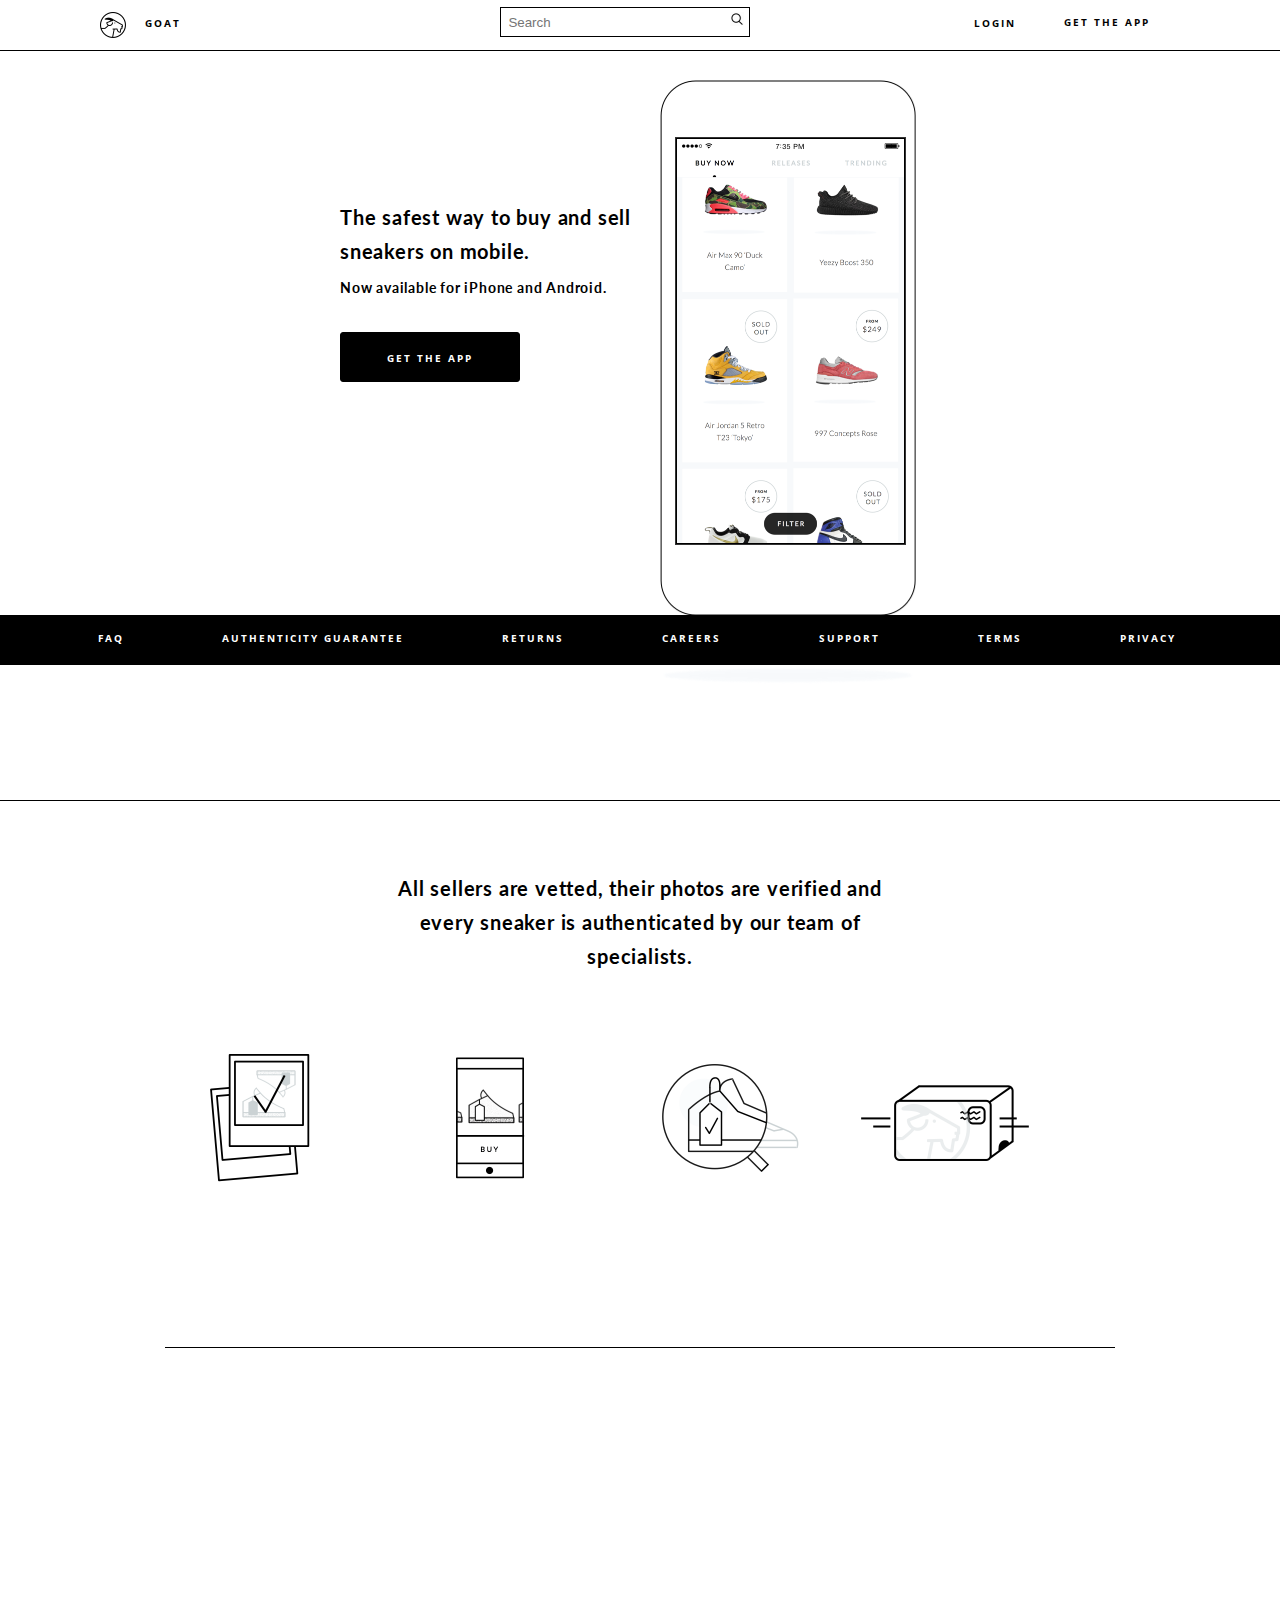
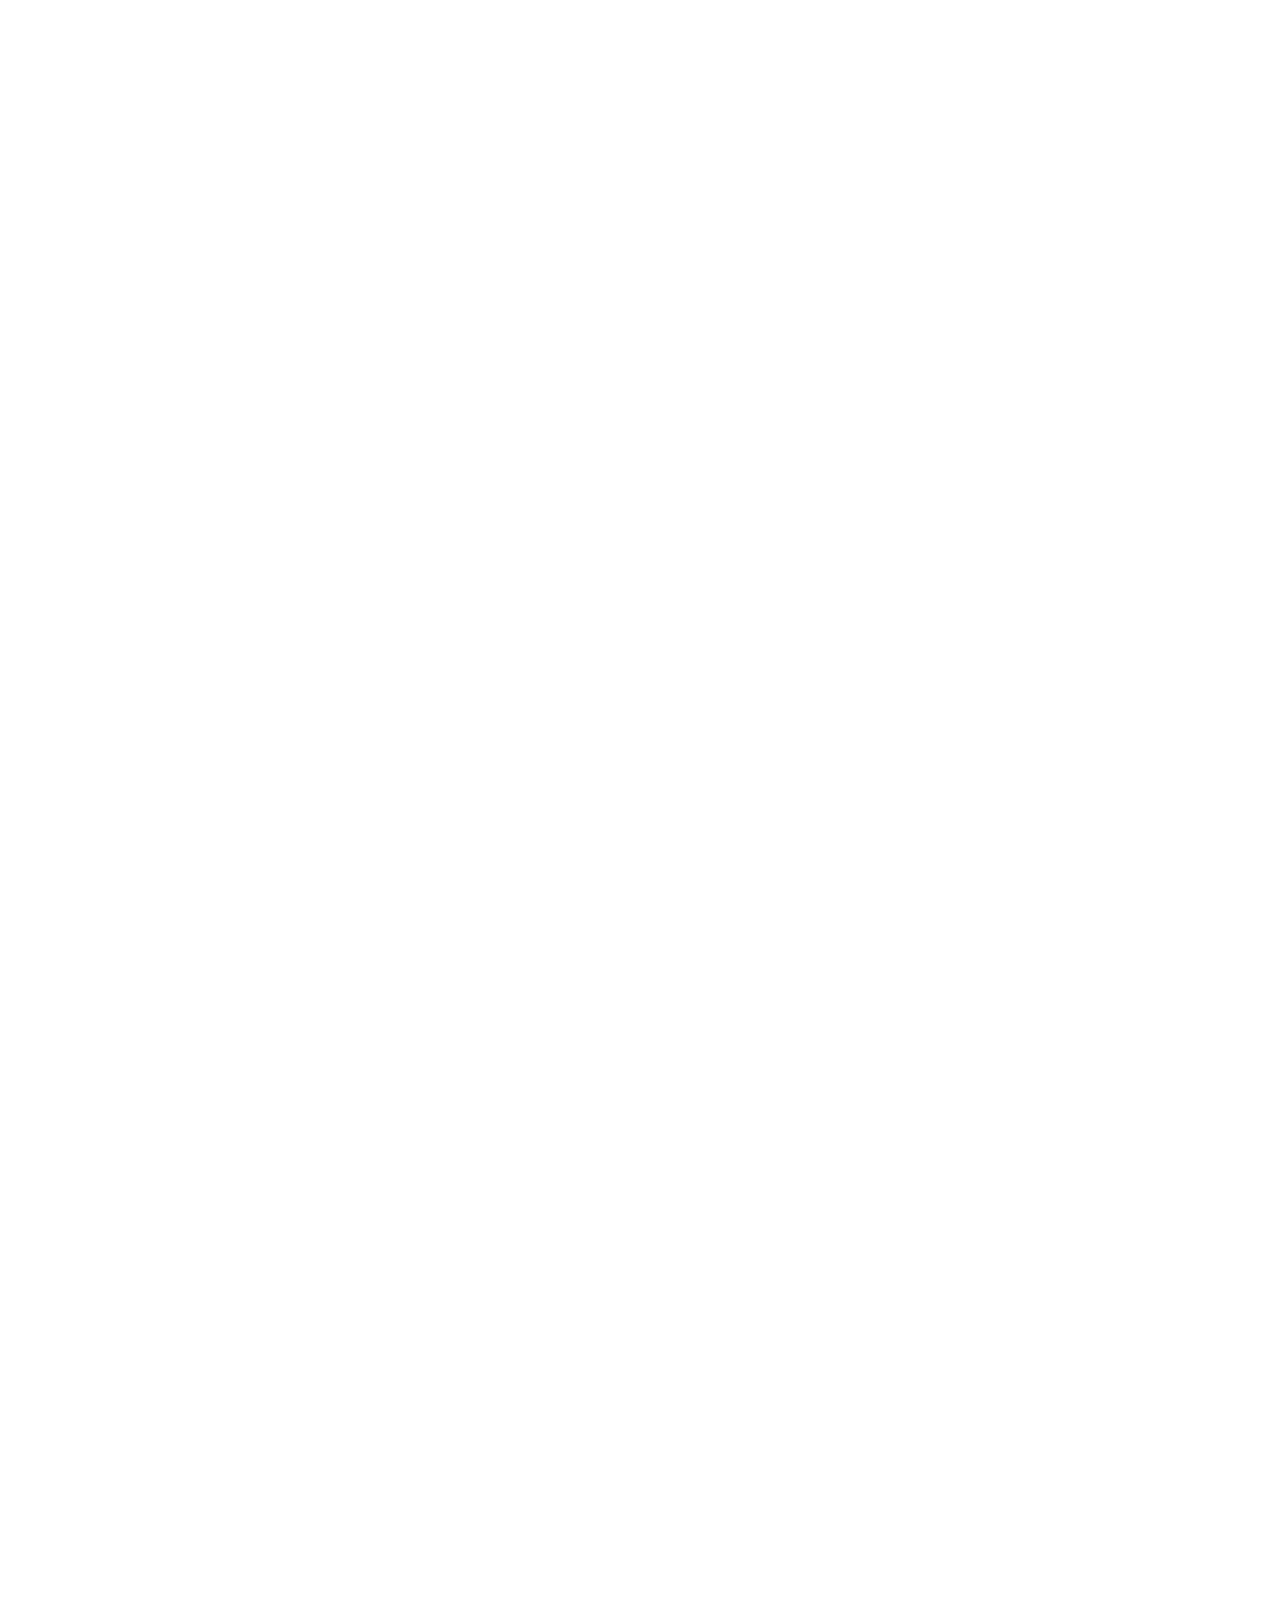
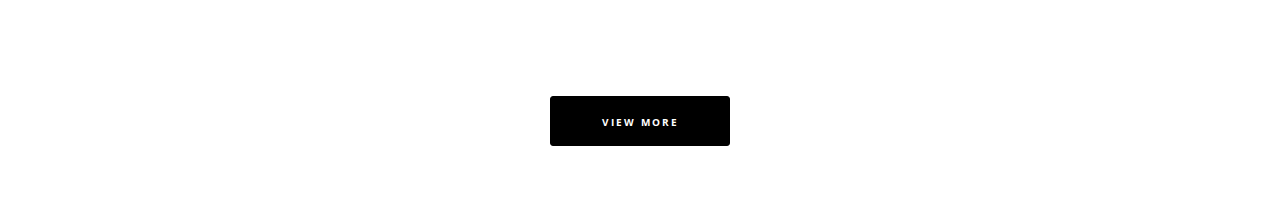
<file: index.html>
<!DOCTYPE html>
<html lang="en">

<head>
	<meta charset="UTF-8">
	<meta name="viewport" content="width=device-width, initial-scale=1.0">
	<meta http-equiv="X-UA-Compatible" content="ie=edge">
	<link href="https://fonts.googleapis.com/css?family=Lato:100|Open+Sans:700" rel="stylesheet">
	<title>GOAT: Buy and Sell Sneakers Safely</title>
	<link rel="stylesheet" href="css/index.css">
	<link rel="stylesheet" href="css/login.css">
	<link rel="stylesheet" href="css/footer.css">
	<link rel="stylesheet" href="css/changePicture.css">
	<script src="js/myajax.js"></script>
	<script>
	    localStorage.clear(); 	
	</script>
	<style>
		#hot-goods {
			margin-top: 50px;
			margin: 0 auto;
			width: 950px;
			height: 1800px;
		}

		#img {
			height: 21px;
			width: 21px;
			background-image: url(img/cart-gray.png);
			background-repeat: no-repeat;
			background-size: 21px 21px;
			position: absolute;
			right: 264px;
			top: 12px;
			display: none;
		}

		#img:hover {
			cursor: pointer;
			background-repeat: no-repeat;
			background-size: 21px 21px;
			background-image: url(img/cart-black.png);
		}

		#hot-goods li {
			list-style: none;
			float: left;
			width: 308px;
			height: 430px;
			overflow: hidden;
			margin: 5px 2px;
			box-sizing: border-box;
		}

		#hot-goods li a {
			text-align: center;
			text-decoration: none;
			font-family: 'Lato', sans-serif;
			font-size: 16px;
			letter-spacing: .8px;
			line-height: 2;
			color: black;
		}

		#hot-goods li:hover {
			border: 1px solid black;
		}

		#hot-goods li img {
			width: 100%;
		}

		#cat {
			width: 700px;
			height: 100px;
			margin-top: 30px;
			margin-left: 200px;
			margin-right: 200px;
			margin-bottom: 20px;
			position: relative;
			z-index: 99;
		}

		#cat li {
			list-style: none;
			float: left;
			margin-bottom: 10px;
			overflow: hidden;
			margin-left: 30px;
			box-sizing: border-box;
		}

		#cat li a {
			text-decoration: none;
			font-family: 'Open Sans', sans-serif;
			font-size: 18px;
			font-weight: 700;
			letter-spacing: 2px;
			color: black;
		}

		#cat li:hover {
			border-bottom: 1px solid black;
		}
	</style>
</head>

<body>

	<div id="body">
		<header>
			<div id="logo-box">
				<div id="logo"></div>
				<a href="">GOAT</a>
			</div>
			<div id="search-box">
				<input type="text" name="search" id="search" placeholder="  Search" />
				<img src="img/search.png" alt="" id="image">
			</div>
			<script>
				var oSearch = document.querySelector("#search");
				oSearch.onkeyup = function (event) {
					if (event.keyCode === 13) {
						var oGoods = document.querySelector('#hot-goods');
						myajax.get('http://h6.duchengjiu.top/shop/api_goods.php', {
								search_text: oSearch.value,
								page: 1,
								pagesize: 40
							},
							function (err, responseText) {
								var json = JSON.parse(responseText);
								oGoods.innerHTML = '';
								console.log(json);
								var data = json.data;
								for (var i = 0; i < data.length; i++) {
									var obj = data[i];
									oGoods.innerHTML +=
										`<li><a href="details.html?goods_id=${obj.goods_id}">
          <div><img src="${obj.goods_thumb}" /></div>
          <div>${obj.goods_name}</div>
          <div>${obj.price}</div></a>
        </li>`;
								}
							});
					}
				}
			</script>
			<div id="link" style="right:264px"><a href="javascript:" class="link" id="denglu">LOGIN</a></div>
			<div id="link">
				<a href="https://bnc.lt/goat-sneaker-app" class="link">GET THE APP</a>
			</div>
			<div id="img"></div>
		</header>
		<div id="a1">
			<div id="login">
				<div id="Email">
					<span id="close1">x</span>
					<div id="line"></div>
					<div id="title">
						<strong>FORGET PASSWORD</strong>
						<form action="" method="post">
							<p class="stitle1"><strong>	Email or Username</strong></p>
							<p><input type="text" name="" id="" value="" class="in1" /></p>
							<input type="submit" value="RESET PASSWORD" id="btn" />
						</form>
					</div>
				</div>
				<span id="close">x</span>
				<div id="line"></div>
				<div id="title">
					WELCOME BACK
				</div>
				<form action="" method="post">
					<p class="stitle"><strong>Email or Username</strong></p>
					<p><input type="text" name="username" id="inner" value="" class="in" /></p>
					<p class="stitle"><strong>password</strong></p>
					<p><input type="password" name="password" id="pass" value="" class="in" /></p>
					<p id="error">Incorrect email or password, please try again!</p>
					<p><input type="button" value="LOGIN" id="btn" name="btn" /></p>
					<p id="forget">Forget your password?</p>
				</form>
			</div>
		</div>
		<div class="middle">
			<div class="left">
				<span><strong>The safest way to buy and sell sneakers on mobile.</strong></span><br />
				<span class="span-down"><strong>Now available for iPhone and Android.</strong></span>
				<div class="download-app">
					GET THE APP
				</div>
			</div>
			<div id="right">
				<img src="img/out.png" alt="">
				<div class="carousel" id="carousel">
					<div class="imageslist" id="imageslist">
						<ul id="circles">
							<li class="first"><a><img src="img/01.png" alt="" /></a></li>
							<li><a><img src="img/02.png" alt="" /></a></li>
							<li><a><img src="img/03.png" alt="" /></a></li>
						</ul>
					</div>
				</div>
				<img src="img/home-phone-shadow.png" alt="" id="shadow">
			</div>
		</div>

		<div class="discription">
			<h2>All sellers are vetted, their photos are verified and every sneaker is authenticated by our team of specialists.</h2>
			<ul class="list">
				<li class="steps"><img src="img/steps-image1.png" alt="" width="190" height="190"></li>
				<li class="steps"><img src="img/steps-image2.png" alt="" width="190" height="190"></li>
				<li class="steps"><img src="img/steps-image3.png" alt="" width="190" height="190"></li>
				<li class="steps"><img src="img/steps-image4.png" alt="" width="190" height="190"></li>
			</ul>
		</div>
		<div class="sells">
			<ul id="cat"></ul>
			<script>
				var oCat = document.querySelector('#cat');
				myajax.get('http://h6.duchengjiu.top/shop/api_cat.php', {}, function (error, responseText) {
					var json = JSON.parse(responseText); //返回的整个json对象
					var data = json.data; //json对象当中的data是一个数组
					for (var i = 0; i < data.length; i++) {
						var obj = data[i]; //数组里面的每一项是一个商品分类的对象
						oCat.innerHTML += `<li><a href="shopping-details.html?cat_id=${obj.cat_id}">${obj.cat_name}</a></li>`;
					}
				});
			</script>
			<ul id="hot-goods">
			</ul>
			<script>
				var oGoods = document.querySelector('#hot-goods');
				myajax.get('http://h6.duchengjiu.top/shop/api_goods.php', {
					pagesize:12
				}, function (err, responseText) {
					var json = JSON.parse(responseText);
					console.log(json);
					var data = json.data;
					for (var i = 0; i < data.length; i++) {
						var obj = data[i];
						oGoods.innerHTML +=
							`<li><a href="details.html?goods_id=${obj.goods_id}">
          <div><img src="${obj.goods_thumb}" /></div>
          <div><strong>${obj.goods_name}</strong></div>
		  <div><strong>${obj.price}</strong></div>
		  </a>
		</li>`;
					}
				});
			</script>
		</div>
		<div class="download-app" id="view">VIEW MORE</div>
		<div id="footer">
			<div class="sfoot">
				<a href="FAQs.html">FAQ</a>
			</div>
			<div class="sfoot">
				<a href="Authenticity Guarantee.html">AUTHENTICITY GUARANTEE</a>
			</div>
			<div class="sfoot">
				<a href="Returns.html">RETURNS</a>
			</div>
			<div class="sfoot">
				<a href="CAREERS.html">CAREERS</a>
			</div>
			<div class="sfoot">
				<a href="Support.html">SUPPORT</a>
			</div>
			<div class="sfoot">
				<a href="Terms.html">TERMS</a>
			</div>
			<div class="sfoot">
				<a href="Privacy Policy.html">PRIVACY</a>
			</div>

		</div>
		<script src="js/animate.js"></script>
		<script src="js/login.js"></script>
		<script src="js/changePicture.js"></script>
		<script>
			var search_text = getQueryString('search_text');
			//name abc
			//123
			var oGoods = document.querySelector('#hot-goods');
			myajax.get('http://h6.duchengjiu.top/shop/api_goods.php', {
					search_text: search_text
				},
				function (err, responseText) {
					var json = JSON.parse(responseText);
					console.log(json);
					var data = json.data;
					for (var i = 0; i < data.length; i++) {
						var obj = data[i];
						oGoods.innerHTML +=
							`<li>
          <div><img src="${obj.goods_thumb}" /></div>
          <div>${obj.goods_name}</div>
          <div>${obj.price}</div>
        </li>`;
					}
				});
		</script>
</body>

</html>
</file>
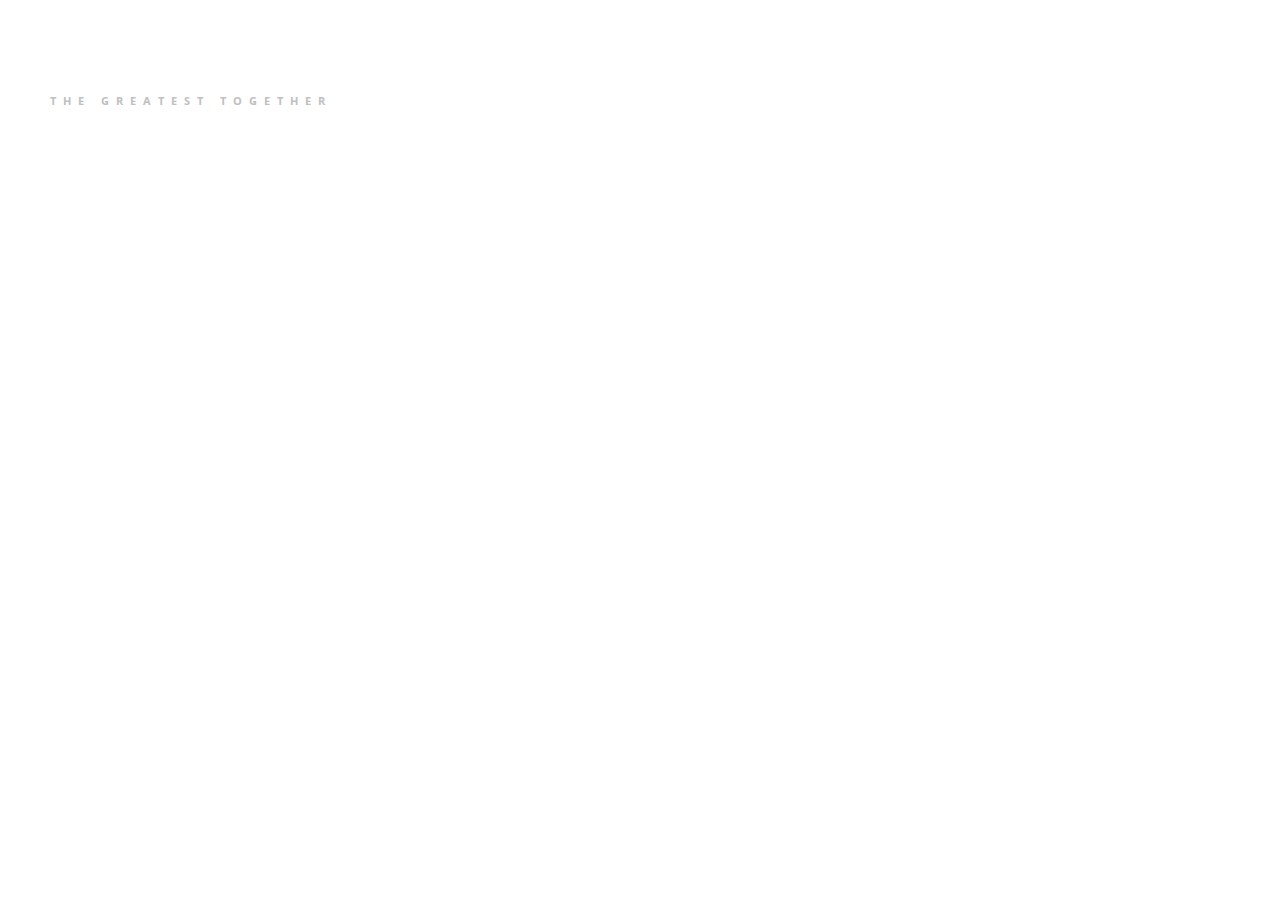
<file: CAREERS.html>
<!DOCTYPE html>
<html lang="en">

<head>
    <meta charset="UTF-8">
    <meta name="viewport" content="width=device-width, initial-scale=1.0">
    <link href="https://fonts.googleapis.com/css?family=Lato:100|Open+Sans:700" rel="stylesheet">
    <meta http-equiv="X-UA-Compatible" content="ie=edge">
    <title>Document</title>
    <style>
        * {
            margin: 0;
            padding: 0;
        }

        #background {
            width: 100%;
            height: 659px;
            animation: lunbo infinite linear 20s;
            padding: 50px;
            cursor: pointer;
        }

        @-webkit-keyframes lunbo {
            0% {
                background: url(img/careers-photo-1.jpg);
                background-size: cover;
            }

            33% {
                background: url(img/careers-photo-2.jpg);
                background-size: cover;
            }

            66% {
                background: url(img/careers-photo-3.jpg);
                background-size: cover;
            }

            100% {
                background: url(img/careers-photo-1.jpg);
                background-size: cover;
            }
        }

        .header h2 {
            display: inline;
            font-family: 'Open Sans', sans-serif;
            color: white;
            font-size: 11px;
            font-weight: 700;
            letter-spacing: 3px;
            margin: 3px 0 14px;
            line-height: 1.1;
            margin-bottom: 14px;
        }

        .goat {
            font-family: 'Open Sans', sans-serif;
            text-decoration: none;
            letter-spacing: 3px;
            color: white;
            font-size: 11px;
            font-weight: 700;
        }

        .span {
            display: block;
            margin-top: 25px;
            font-family: 'Open Sans', sans-serif;
            letter-spacing: 2px;
            color: silver;
            font-size: 11px;
            font-weight: 700;
        }

        .text {
            font-family: 'Lato', sans-serif;
            width: 341px;
            color: white;
            height: 150px;
            text-align: center;
            margin: 0 auto;
            text-transform: none;
            line-height: 30px;
            letter-spacing: .8px;
            font-size: 16px;
            font-weight: 300;
            margin-top: 150px;
        }
    </style>
</head>

<body>
    <div id="background">
        <header class="header">
            <h2>CAREERS AT</h2>
            <a href="" class="goat">GOAT</a>
            <div class=""></div>
            <span class="span" id="span">
                   <span>T</span>
            <span>H</span>
            <span>E</span>
            <span>&nbsp;</span>
            <span>G</span>
            <span>R</span>
            <span>E</span>
            <span>A</span>
            <span>T</span>
            <span>E</span>
            <span>S</span>
            <span>T</span>
            <span>&nbsp;</span>
            <span>T</span>
            <span>O</span>
            <span>G</span>
            <span>E</span>
            <span>T</span>
            <span>H</span>
            <span>E</span>
            <span>R</span>
            </span>
        </header>
        <div class="text">
            <strong>We represent the diversity of the sneaker market we serve and are united to build something big. Our aspiration is clear and in our name: Be the Greatest of All Time. Join us on our journey.</strong>
        </div>
    </div>
</body>

</html>
</file>
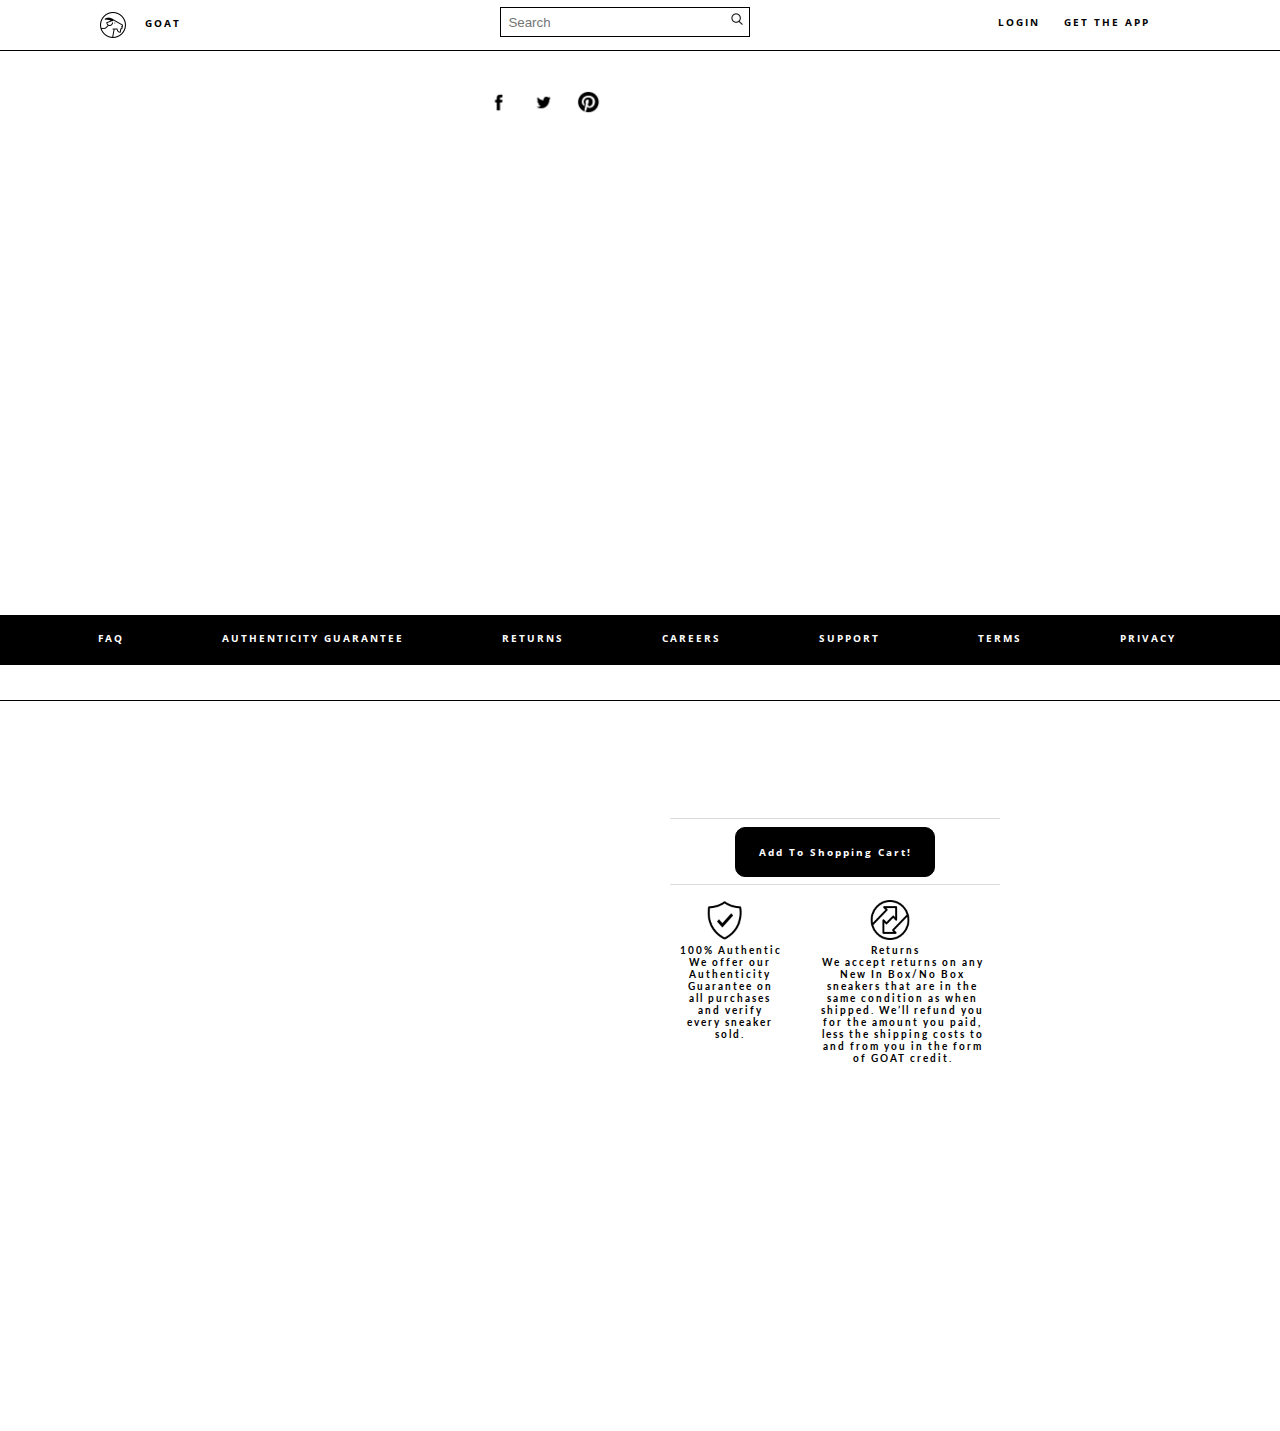
<file: details.html>
<!DOCTYPE html>
<html lang="en">

<head>
	<meta charset="UTF-8">
	<meta name="viewport" content="width=device-width, initial-scale=1.0">
	<meta http-equiv="X-UA-Compatible" content="ie=edge">
	<title>Document</title>
	<link rel="stylesheet" href="https://fonts.googleapis.com/css?family=Lato:300|Open+Sans:700">
	<link rel="stylesheet" href="css/index.css">
	<link rel="stylesheet" type="text/css" href="css/detail.css" />
	<link rel="stylesheet" href="css/footer.css">
	<script src="js/myajax.js"></script>
	<style>
		#hot-goods {
			margin: 0 auto;
			width: 950px;
			height: auto;
			position: absolute;
			left: 200px;
			top: 80px;
		}

		#hot-goods li {
			list-style: none;
			float: left;
			width: 308px;
			height: 430px;
			overflow: hidden;
			margin: 5px 2px;
			box-sizing: border-box;
			cursor: pointer;
		}

		#hot-goods li a {
			text-align: center;
			text-decoration: none;
			font-family: 'Lato', sans-serif;
			font-size: 16px;
			letter-spacing: .8px;
			line-height: 2;
			color: black;
		}

		#hot-goods li:hover {
			border: 1px solid black;
		}

		#hot-goods li img {
			width: 100%;
		}
	</style>
</head>

<body>
	<div id="body">
		<header>
			<div id="logo-box">
				<div id="logo"></div>
				<a href="">GOAT</a>
			</div>
			<div id="search-box">
				<input type="text" name="search" id="search" placeholder="  Search" />
				<img src="img/search.png" alt="" id="image">
			</div>
			<div id="link">
				<a href="javascript:" class="link" id="denglu">LOGIN</a>
				<a href="https://bnc.lt/goat-sneaker-app" class="link">GET THE APP</a>
			</div>
		</header>
		<ul id="hot-goods"></ul>

	</div>
	<div id="top">
		<div id="tleft">
			<div id="tlogo">
				<div class="tlogo tlogo1" title="Facebook">
					<img src="img/share_facebook.png" style="width: 30px;" />
				</div>
				<div class="tlogo" title="Twitter">
					<img src="img/share_twitter.png" style="width: 30px;" />
				</div>
				<div class="tlogo" title="Pinterest">
					<img src="img/share_pinterest.png" style="width: 30px;" />
				</div>
			</div>
			<div id="photo">

			</div>
			<script>
				var goods_id  = getQueryString("goods_id");
				var oPhoto=document.querySelector("#photo");
				myajax.get('http://h6.duchengjiu.top/shop/api_goods.php', {
					goods_id: goods_id
					// goods_id //ES6
				}, function (err, responseText) {
					var json = JSON.parse(responseText);
					var obj = json.data[0];
					console.log(json);
					oPhoto.innerHTML =
						`
				   <div><img src="${obj.goods_thumb}"></div>
				 `;
				});
			</script>
		</div>
		<div id="tright">
			<div id="tright1">
				<h1 id="gn"></h1>
				<script>
						var goods_id  = getQueryString("goods_id");
						var oGn=document.querySelector("#gn");
						myajax.get('http://h6.duchengjiu.top/shop/api_goods.php', {
							goods_id: goods_id
							// goods_id //ES6
						}, function (err, responseText) {
							var json = JSON.parse(responseText);
							var obj = json.data[0];
							console.log(json);
							oGn.innerHTML =
								`
						   <a href="">${obj.goods_name}</a>
						 `;
						});
						</script>
				<h2 class="gn" id="good-price"></h2>
				<script>
						var goods_id  = getQueryString("goods_id");
						var oPrice=document.querySelector("#good-price");
						myajax.get('http://h6.duchengjiu.top/shop/api_goods.php', {
							goods_id: goods_id
							// goods_id //ES6
						}, function (err, responseText) {
							var json = JSON.parse(responseText);
							var obj = json.data[0];
							console.log(json);
							oPrice.innerHTML =
								`
						   <a href="">¥${obj.price}</a>
						 `;
						});
						</script>
				<div id="to">
					<input type="button" name="add" id="add" value="Add To Shopping Cart!" />
				</div>

				<div id="warning">
					<div class="warn">
						<div class="wlogo">
							<img src="img/icon_verification@2x.png" style="width: 40px;height: 40px;" />
							<p class="wtitle">100% Authentic</p>
							<p class="wart">We offer our Authenticity Guarantee on all purchases and verify every sneaker sold.</p>
						</div>
					</div>
					<div class="warn warn1">
						<div class="wlogo wl1">
							<img src="img/icon_return@2x.png" style="width: 40px;height: 40px;" />
							<p class="wtitle">Returns</p>
							<p class="wart" id="wart">We accept returns on any New In Box/No Box sneakers that are in the same condition as when shipped. We’ll refund you for the amount you paid, less the shipping costs to and from you in the form of GOAT credit.</p>
						</div>
					</div>
				</div>

			</div>
		</div>
	</div>
	<div id="footer">
		<div class="sfoot">
			<a href="FAQs.html" class="a1">FAQ</a>
		</div>
		<div class="sfoot">
			<a href="Authenticity Guarantee.html">AUTHENTICITY GUARANTEE</a>
		</div>
		<div class="sfoot">
			<a href="Returns.html">RETURNS</a>
		</div>
		<div class="sfoot">
			<a href="CAREERS.html">CAREERS</a>
		</div>
		<div class="sfoot">
			<a href="Support.html">SUPPORT</a>
		</div>
		<div class="sfoot">
			<a href="Terms.html">TERMS</a>
		</div>
		<div class="sfoot">
			<a href="Privacy Policy.html">PRIVACY</a>
		</div>

	</div>
	<script src="js/myajax.js"></script>
	<script>
	document.body.onclick = function (event) {
            event = event || window.event;
            var target = event.target || event.srcElement;
            if (target.id === 'add') {
                if(!localStorage.token){
                    alert("请先登录再购买");
                    location.href="用户登录.html";
                    return;
                }
                myajax.post('http://h6.duchengjiu.top/shop/api_cart.php?token=' + localStorage.token, {
                    
                        goods_id:goods_id,
                        number: 1
                    },
                    function (err, responseText) {
                        var json = JSON.parse(responseText);
                        console.log(json);
                        if (json.code === 0) {
                            alert('添加到购物车成功');
                        }
                    })
            }
        }

	</script>
</body>

</html>
</file>
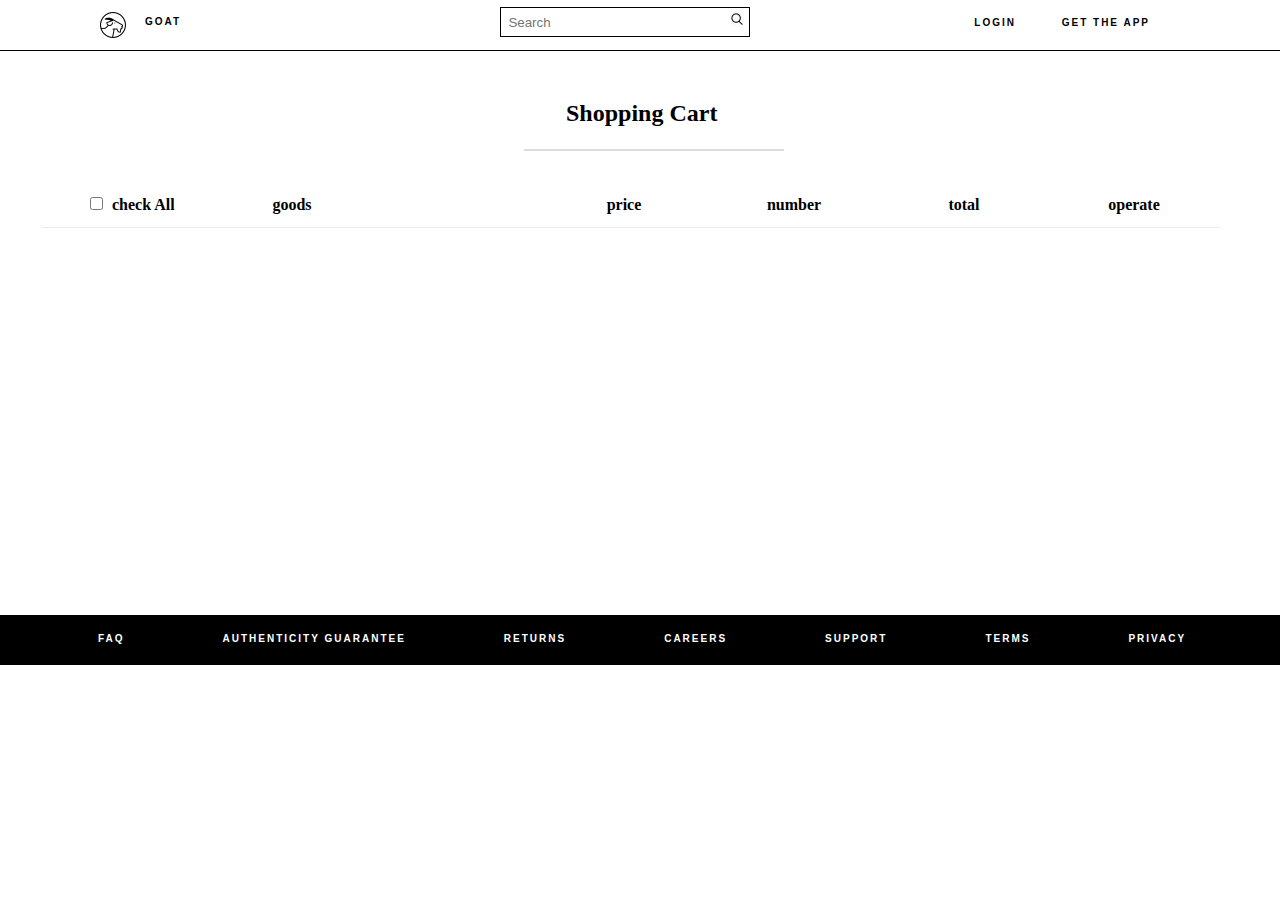
<file: shopping cart.html>
<!DOCTYPE html>
<html>

<head>
	<meta charset="UTF-8">
	<title></title>
	<link rel="stylesheet" type="text/css" href="css/link.css" />
	<link rel="stylesheet" type="text/css" href="css/footer.css" />
	<link rel="stylesheet" type="text/css" href="css/shopping cart.css" />
	<script src="js/myajax.js"></script>
	<style>
		#shopping-content {
			width: 1200px;
			height: auto;
			margin: 0 auto;
			margin-top: 30px;
		}

		th {
			height: 40px;
		}

		.goods {
			width: 492px;
		}

		.price,
		.number,
		.total,
		.operate {
			width: 168px;
		}

		td {
			height: 111px;
			padding-top: 30px;
		}

		.head {
			display: inline-block;
			border-bottom: 1px solid #ECECEC;
		}
		img{
			width: 200px;
			height: 200px;
		}
		.first{
			width: 10px;
		}
	</style>
</head>

<body>
	<header>
		<div id="logo-box">
			<div id="logo"></div>
			<a href="">GOAT</a>
		</div>
		<div id="search-box">
			<input type="text" name="search" id="search" placeholder="  Search" />
			<img src="img/search.png" alt="" id="image">
		</div>
		<div id="link" style="right: 264px;">
			<a href="javascript:" class="link" id="denglu">LOGIN</a>
		</div>
		<div id="link">
			<a href="" class="link">GET THE APP</a>
		</div>
		<div id="img">

		</div>
	</header>
	<h2 class="sc">Shopping Cart</h2>
	<div id="xian1"></div>
	<div id="shopping-content">
		<table>
			<tbody>
				<tr class="head">
					<th style="border-bottom: none;"></th>
					<th class="goods">
						<label style="position: absolute; left: 90px;">
						<input type="checkbox" name="check" id="check" class="check" style="margin-right:5px;">
						check All
					</label> goods
					</th>
					<th class="price">price</th>
					<th class="number">number</th>
					<th class="total">total</th>
					<th class="operate">operate</th>
				</tr>
			</tbody>
		</table>
		<!-- <div id="sum">
          <div id="shopping-left"></div>


		</div> -->
	</div>
	<script>
		var oTable = document.querySelector('table');
		var oSum = document.querySelector('#sum');
		myajax.get('http://h6.duchengjiu.top/shop/api_cart.php', {
			token: localStorage.token
		}, function (err, responseText) {
			var json = JSON.parse(responseText);
			console.log(json);
			var data = json.data;
			var sum = 0;
			for (var i = 0; i < data.length; i++) {
				var obj = data[i];
				sum += obj.goods_price * obj.goods_number;
				oTable.innerHTML +=
					`
                          <tr>
                            <td><label style="position: absolute; left: 20px;" class="first">
						    <input type="checkbox" name="check" id="check" class="check" style="margin-right:5px;">
					        </label></td>
                            <td>${obj.goods_id}</td>
                            <td><img src="${obj.goods_thumb}" ></td>
                            <td>${obj.goods_name}</td>
                            <td><input data-id="${obj.goods_id}" type="number" name="number" value="${obj.goods_number}" /></td>
                            <td>${obj.goods_price}</td>
                            <td name="sum">${obj.goods_price*obj.goods_number}</td>
							<td><a href="">删除</a></td>
                          </tr>
                          `;
			}
			getSum();
		});
		oTable.onchange = function (event) {
			event = event || window.event;
			var target = event.target || event.srcElement;
			if (target.name === 'number') {
				console.log(target.value, target.dataset.id);
				var goods_id = target.dataset.id;
				var number = target.value;
				myajax.post('http://h6.duchengjiu.top/shop/api_cart.php?token=' + localStorage.token, {
						goods_id,
						number
					},
					function (err, responseText) {
						var json = JSON.parse(responseText);
						console.log(json);
						if (json.code === 0) {
							// alert('更新购物车成功');
							//修改总价和小计
							var goods_price = parseInt(target.parentNode.nextElementSibling.innerText);
							target.parentNode.nextElementSibling.nextElementSibling.innerText = parseInt(target
								.value) * goods_price;
							getSum();
						}
					})
			}
		}

		function getSum() {
			var oSums = document.querySelectorAll('td[name=sum]');
			var sum = 0;
			for (var i = 0; i < oSums.length; i++) {
				sum += parseInt(oSums[i].innerText);
			}
			oSum.innerText = sum;
		}
	</script>
	<!-- <div class="cart">
		<img src="img/cart_empty.png" style="height: 171px; margin-left: 489px;" />
		<div id="word">
			<strong>The shopping cart is empty~</strong>
		</div>
	</div> -->
	<div id="footer">
		<div class="sfoot">
			<a href="FAQs.html" class="a1">FAQ</a>
		</div>
		<div class="sfoot">
			<a href="Authenticity Guarantee.html" class="a1">AUTHENTICITY GUARANTEE</a>
		</div>
		<div class="sfoot">
			<a href="Returns.html" class="a1">RETURNS</a>
		</div>
		<div class="sfoot">
			<a href="CAREERS.html" class="a1">CAREERS</a>
		</div>
		<div class="sfoot">
			<a href="Support.html" class="a1">SUPPORT</a>
		</div>
		<div class="sfoot">
			<a href="Terms.html" class="a1">TERMS</a>
		</div>
		<div class="sfoot">
			<a href="Privacy Policy.html" class="a1">PRIVACY</a>
		</div>

	</div>
</body>

</html>
</file>
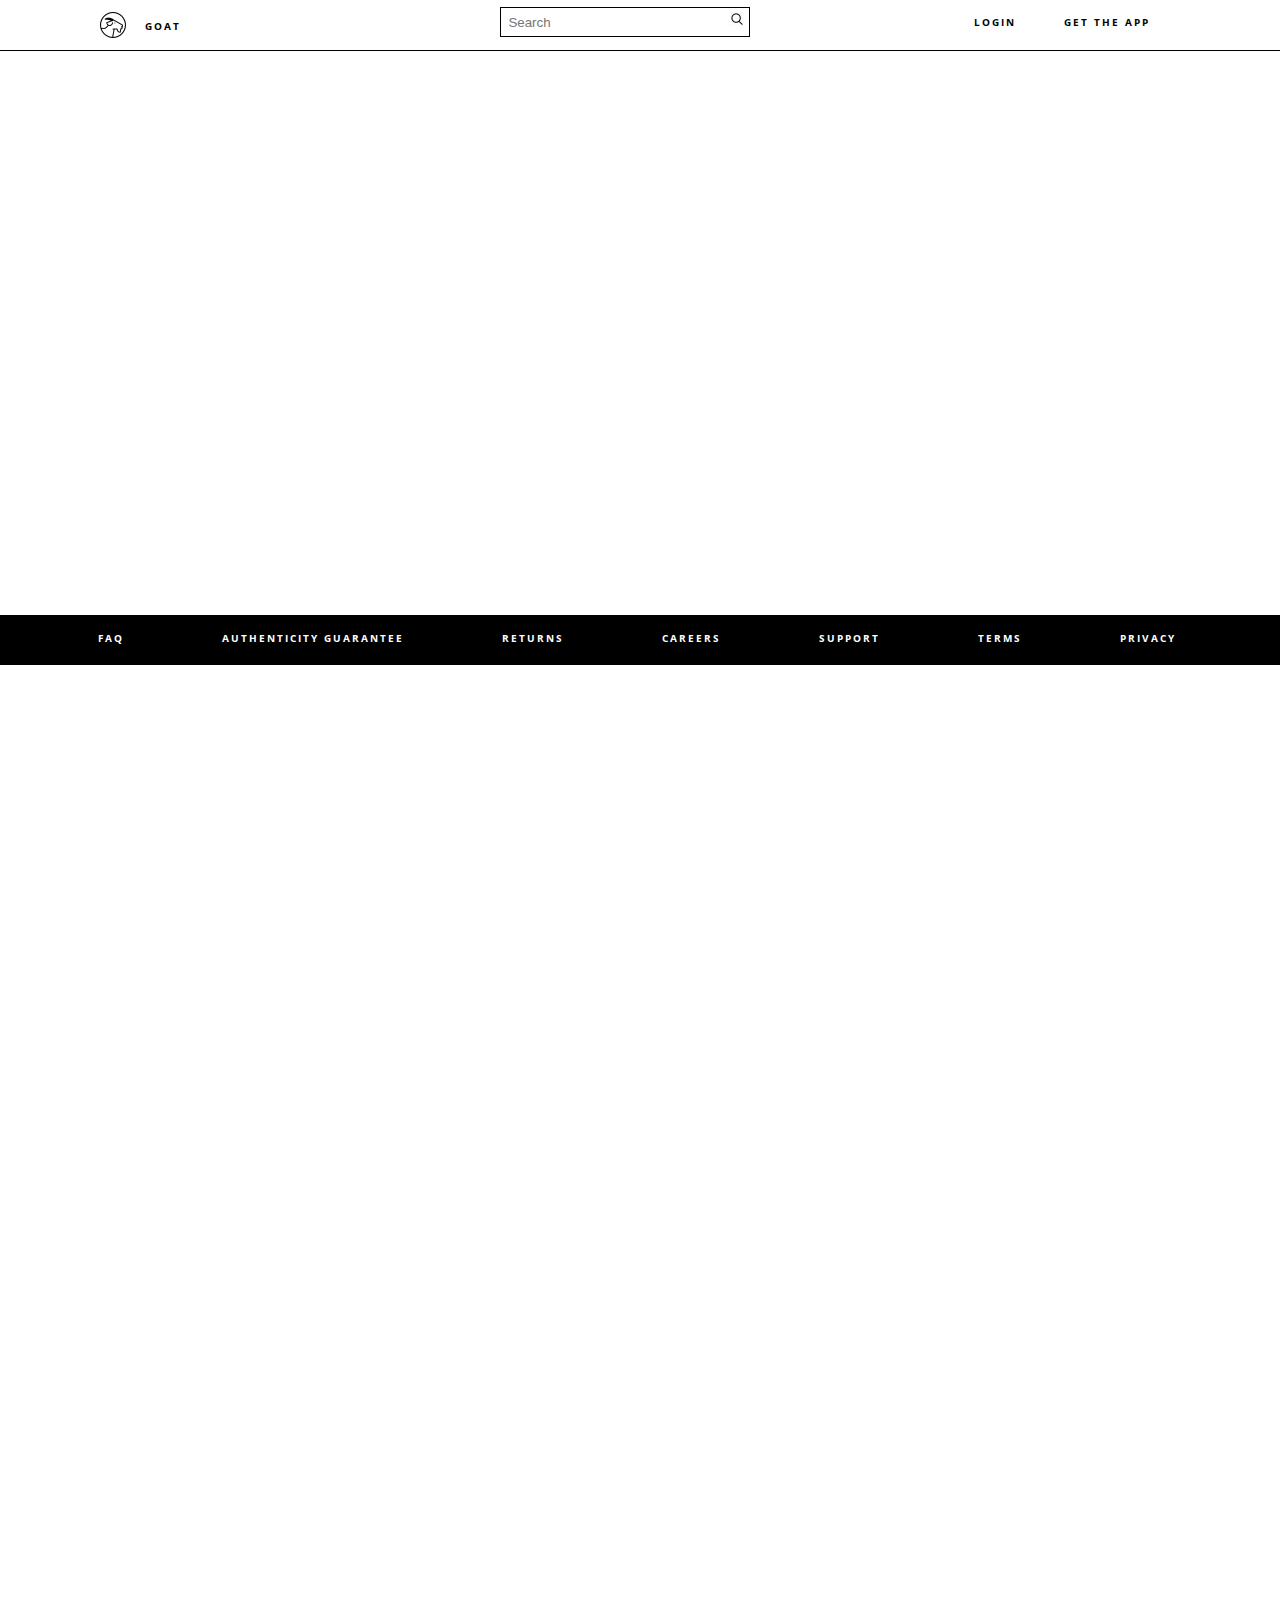
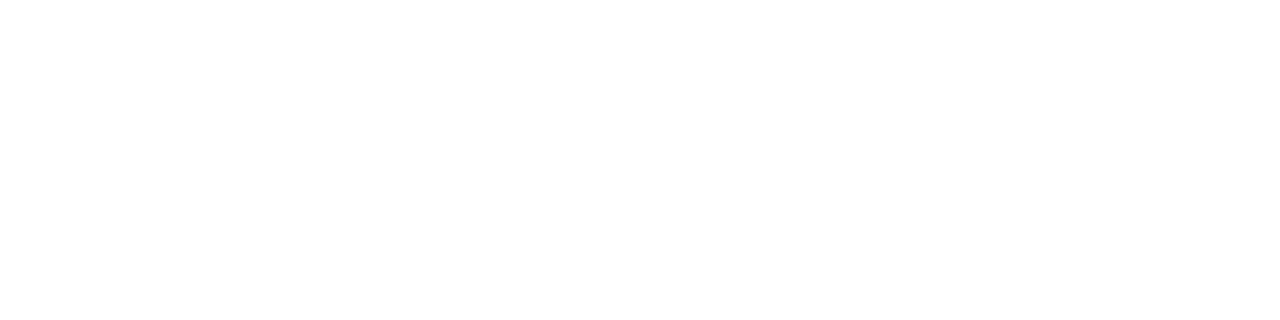
<file: shopping-details.html>
<!DOCTYPE html>
<html lang="en">

<head>
    <meta charset="UTF-8">
    <meta name="viewport" content="width=device-width, initial-scale=1.0">
    <link href="https://fonts.googleapis.com/css?family=Lato:100|Open+Sans:700" rel="stylesheet">
    <meta http-equiv="X-UA-Compatible" content="ie=edge">
    <link rel="stylesheet" href="css/index.css">
    <link rel="stylesheet" href="css/footer.css">
    <title>Document</title>
    <style>
        a {
            font-family: 'Lato', sans-serif;
            font-size: 16px;
            letter-spacing: .8px;
            line-height: 2;
            color: black;
        }

        #hot-goods {
            position: absolute;
            top: 120px;
            width: 950px;
            height: 1800px;
            left: 205px;
        }

        #img {
            height: 21px;
            width: 21px;
            background-image: url(img/cart-gray.png);
            background-repeat: no-repeat;
            background-size: 21px 21px;
            position: absolute;
            right: 264px;
            top: 12px;
            display: none;
            cursor: pointer;
        }

        #img:hover {
            background-repeat: no-repeat;
            background-size: 21px 21px;
            background-image: url(img/cart-black.png);
        }

        #hot-goods li {
            list-style: none;
            float: left;
            width: 308px;
            height: 430px;
            overflow: hidden;
            margin: 5px 2px;
            box-sizing: border-box;
        }

        #hot-goods li a {
            text-align: center;
            text-decoration: none;
            font-family: 'Lato', sans-serif;
            font-size: 16px;
            letter-spacing: .8px;
            line-height: 2;
            color: black;
        }

        #hot-goods li:hover {
            border: 1px solid black;
        }

        #hot-goods li img {
            width: 100%;
        }

        #cat {
            width: 800px;
            height: 80px;
            position: absolute;
            top: 80px;
            left: 255px;
            right: 200px;
            bottom: 20px;
        }

        #cat li {
            list-style: none;
            float: left;
            margin-bottom: 10px;
            overflow: hidden;
            margin-left: 30px;
            box-sizing: border-box;
        }

        #cat li a {
            text-decoration: none;
            font-family: 'Open Sans', sans-serif;
            font-size: 18px;
            font-weight: 700;
            letter-spacing: 2px;
            color: black;
        }

        #cat li:hover {
            border-bottom: 1px solid black;
        }

        li {
            list-style: none;
            float: left;
            margin-right: 10px;
            margin-bottom: 10px;
            /*width: 200px;*/
            /*height: 350px;*/
            overflow: hidden;
        }

        li img {
            width: 100%;
        }
    </style>
</head>

<body>
    <header>
        <div id="logo-box">
            <div id="logo"></div>
            <a href="">GOAT</a>
        </div>
        <div id="search-box">
            <input type="text" name="search" id="search" placeholder="  Search" />
            <img src="img/search.png" alt="" id="image">
        </div>
        <script>
            var oSearch = document.querySelector("#search");
            oSearch.onkeyup = function (event) {
                if (event.keyCode === 13) {
                    var oGoods = document.querySelector('#hot-goods');
                    myajax.get('http://h6.duchengjiu.top/shop/api_goods.php', {
                            search_text: oSearch.value,
                            page: 1,
                            pagesize: 40
                        },
                        function (err, responseText) {
                            var json = JSON.parse(responseText);
                            oGoods.innerHTML = '';
                            console.log(json);
                            var data = json.data;
                            for (var i = 0; i < data.length; i++) {
                                var obj = data[i];
                                oGoods.innerHTML +=
                                    `<li><a href="details.html?goods_id=${obj.goods_id}">
              <div><img src="${obj.goods_thumb}" /></div>
              <div>${obj.goods_name}</div>
              <div>${obj.price}</div></a>
            </li>`;
                            }
                        });
                }
            }
        </script>
        <div id="link" style="right:264px"><a href="javascript:" class="link" id="denglu">LOGIN</a></div>
        <div id="link">
            <a href="https://bnc.lt/goat-sneaker-app" class="link">GET THE APP</a>
        </div>
        <div id="img"></div>
    </header>
    <script src="js/myajax.js" charset="utf-8"></script>
    <ul id="cat"></ul>
    <script>
        var oCat = document.querySelector('#cat');
        myajax.get('http://h6.duchengjiu.top/shop/api_cat.php', {}, function (error, responseText) {
            var json = JSON.parse(responseText); //返回的整个json对象
            var data = json.data; //json对象当中的data是一个数组
            for (var i = 0; i < data.length; i++) {
                var obj = data[i]; //数组里面的每一项是一个商品分类的对象
                oCat.innerHTML +=
                    `<li><a href="shopping-details.html?cat_id=${obj.cat_id}">${obj.cat_name}</a></li>`;
            }
        });
    </script>

    <ul id="hot-goods">
    </ul>
    <script>
        //name abc
        //123
        var cat_id = getQueryString('cat_id');

        var oGoods = document.querySelector('#hot-goods');
        myajax.get('http://h6.duchengjiu.top/shop/api_goods.php', {
                cat_id: cat_id
            },
            function (err, responseText) {
                var json = JSON.parse(responseText);
                console.log(json);
                var data = json.data;
                for (var i = 0; i < data.length; i++) {
                    var obj = data[i];
                    oGoods.innerHTML +=
                        `<li>
          <div><img src="${obj.goods_thumb}" /></div>
          <div>${obj.goods_name}</div>
          <div>${obj.price}</div>
        </li>`;
                }
            });
    </script>
    <div id="footer">
        <div class="sfoot">
            <a href="FAQs.html">FAQ</a>
        </div>
        <div class="sfoot">
            <a href="Authenticity Guarantee.html">AUTHENTICITY GUARANTEE</a>
        </div>
        <div class="sfoot">
            <a href="Returns.html">RETURNS</a>
        </div>
        <div class="sfoot">
            <a href="CAREERS.html">CAREERS</a>
        </div>
        <div class="sfoot">
            <a href="Support.html">SUPPORT</a>
        </div>
        <div class="sfoot">
            <a href="Terms.html">TERMS</a>
        </div>
        <div class="sfoot">
            <a href="Privacy Policy.html">PRIVACY</a>
        </div>

    </div>
</body>

</html>
</file>
<file: css/index.css>
* {
    margin: 0;
    padding: 0;
}

#body {
    width: auto;
    height: auto;
    margin: 0 auto;
}
header {
    width: 100%;
    height: 50px;
    border-bottom: 1px solid black;
    position: relative;
    position: fixed;
    background-color: #fff;
    z-index: 2;
}

header a {
    font-family: 'Open Sans', sans-serif;
    color: #000;
    font-size: 10px;
    font-weight: 700;
    letter-spacing: 2px;
    text-transform: uppercase;
}

#logo {
    width: 26px;
    height: 26px;
    overflow: hidden;
    background-image: url(../img/logo.png);
    background-size: cover;
    display: inline-block;
    margin-top: 12px;
    cursor: pointer;
}

#logo-box {
    width: 180px;
    height: 26px;
    margin-left: 100px;
    display: inline-block;
    position: relative;
}

#logo-box a {
    position: absolute;
    text-decoration: none;
    left: 45px;
    top: 16px;
}

#logo-box a:hover {
    text-decoration: underline;
}

#search-box {
    width: 260px;
    position: relative;
    left: 500px;
    top: -35px;
}
#search {
    width: 250px;
    height: 30px;
    border: 1px solid black;
    box-sizing: border-box;
}

#image {
    width: 14px;
    height: 14px;
    position: relative;
    top: -25px;
    right: -230px;
}
.link {
    text-decoration: none;
    font-family: 'Open Sans', sans-serif;
    font-size: 10px;
    font-weight: 700;
    letter-spacing: 2px;
    color: black;
    margin-left: 20px;
}

#link {
    display: inline-block;
    position: absolute;
    right: 130px;
    top: 12px;
}

.link:hover {
    text-decoration: underline;
}

.middle {
    width: 100%;
    height: 600px;
    margin: 0 auto;
}

.left {
    font-family: 'Lato', sans-serif;
    width: 350px;
    height: 68px;
    font-size: 20px;
    margin-left: 340px;
    letter-spacing: .8px;
    line-height: 1.7;
    margin-top: 200px;
    float: left;
}

.span-down {
    font-family: 'Lato', sans-serif;
    font-size: 14px;
    letter-spacing: .8px;
    line-height: 1.3;
    margin-bottom: 25px;
}

.download-app {
    width: 180px;
    height: 50px;
    font-family: 'Open Sans', sans-serif;
    font-size: 10px;
    font-weight: 700;
    letter-spacing: 2px;
    color: white;
    margin-top: 30px;
    cursor: pointer;
    border: 1px solid black;
    box-sizing: border-box;
    background-color: #000;
    text-align: center;
    line-height: 50px;
    border-radius: 3px;
}

.download-app:hover {
    background: white;
    color: #000000;
}

#right {
    width: 260px;
    height: 540px;
    position: absolute;
    right: 360px;
    top: 80px;
    float: left;
}

#right img {
    width: 256px;
    height: 536px;
    position: relative;
}

#picture {
    box-sizing: border-box;
    position: absolute;
    background-size: cover;
    top: 60px;
    left: 15px;
}

#picture img {
    width: 229px;
    height: 406px;
}

#shadow {
    display: inline-block;
    height: 20px !important;
    margin-top: 120px;
    margin-bottom: 20px;
}

.middle {
    height: 800px;
    border-bottom: 1px solid black;
}

.discription {
    height: 475px;
    width: 100%;
}

.discription h2 {
    font-family: 'Lato', sans-serif;
    font-size: 20px;
    letter-spacing: .8px;
    line-height: 1.7;
    max-width: 500px;
    padding-left: 25px;
    padding-right: 25px;
    text-align: center;
    margin: 0 auto;
    margin-top: 70px;
}

.steps {
    float: left;
    list-style: none;
    margin-right: 40px;
}

.list {
    width: 950px;
    height: 324px;
    margin: 0 auto;
    margin-top: 50px;
    border-bottom: 1px solid black;
}

.sells {
    width: 1041px;
    margin-left: 155px;
}

#view {
    margin: 0 auto;
    font-family: 'Open Sans', sans-serif;
    margin-bottom: 75px;
}
</file>
<file: css/login.css>
*{
	margin: 0;
	padding: 0;
}
#login{
	width: 600px;
	height: 500px;
	margin: 60px 362px;
	border: 1px solid black;
	border-radius: 10px;
	box-shadow: 2px  2px 20px black;
	position: relative;
	position: fixed;
	top: 10px;
	z-index: 2;
	background-color: #fff;
	display: none;
	transform: translateY(0px);
	transition: all 0.2s;
}
.a1{
	width: 100%;
	height: 1000px;
	background: rgba(0,0,0,0.7);
	z-index: 3;
	position: relative;
}
#line{
	width: 600px;
	height: 1px;
	border-top:  1px solid gainsboro;
	top: 50px;
	position: absolute;
}
#close{
	position: absolute;
	left: 578px;
	top: 13px;
	color: gainsboro;
}
#close:hover{
	color: black;
	cursor: pointer;
}
#close1{
	position: absolute;
	left: 578px;
	top: 13px;
	color: gainsboro;
}
#close1:hover{
	color: black;
	cursor: pointer;
}
#denglu.link{
	margin-top:4px; 
}
#title{
	text-align: center;
	margin-top: 90px ;
	font-family: 'Open Sans', sans-serif;
    color: #000;
    font-size: 10px;
    font-weight: 700;
    letter-spacing: 2px;
    text-transform: uppercase;
}
#btn{
	width: 180px;
	height: 50px;
	border: 1px solid black;
	background-color: #000000;
	color: white;
	border-radius: 5px;
	margin: 30px 212px;
	font-family: 'Open Sans', sans-serif;
    font-size: 10px;
    font-weight: 700;
    letter-spacing: 2px;
    text-transform: uppercase;
}
#btn:hover{
	background-color: white;
	color: #000000;
	cursor: pointer;
	
}
.in{
	width: 458px;
	height: 40px;
	margin-left: 66px;
	border-radius:5px ;
	border: 1px solid black;
	margin-top: 10px;
}
.in1{
	width: 458px;
	height: 40px;
	margin-left: -17px;
	margin-top: 10px;
	border-radius:5px ;
	border: 1px solid black;
}
.stitle{
	font-family: 'Lato', sans-serif;
    color: #000;
    font-size: 10px;
    font-weight: 700;
    letter-spacing: 2px;
    text-transform: uppercase;
	margin-left: 66px;
	margin-top: 24px;
}
.stitle1{
	font-family: 'Lato', sans-serif;
    color: #000;
    font-size: 10px;
    font-weight: 700;
    letter-spacing: 2px;
    text-transform: uppercase;
	margin-left: -331px;
	margin-top: 24px;
}
#error{
	font-size: 14px;
	color: red;
	width: 600px;
	height: 15px;
	text-align: center;
	display: none;
}
#forget{
	font-size: 12px;
	text-decoration: underline;
	width: 140px;
	margin-left: 231px;
	text-align: center;
	color: black;
}
#forget:hover{
	color: darkgray;
	cursor: pointer;
}
#Email{
	width: 600px;
	height: 390px;
	position: absolute;
	border: 1px solid black;
	border-radius: 10px;
	box-shadow: 5px  1px 20px black;
	background: #fff;
	z-index: 2;
	opacity: 0;
	transition: all 0.2s;
	transform: translateY(-500px);
}
</file>
<file: css/footer.css>
*{
	margin: 0;
	padding: 0;
}
#footer{
	width: 100%;
	height: 50px;
	background-color: black;
	position: fixed;
	top: 615px;
}
.sfoot{
	float: left;
	margin-left: 98px;
	margin-top: 13px;
}
#footer a{
	font-family: 'Open Sans', sans-serif;
    color: white;
    font-size: 10px;
    font-weight: 700;
    letter-spacing: 2px;
    text-transform: uppercase;
	text-decoration: none;
}
#footer a:hover{
	text-decoration: underline;
}
</file>
<file: css/changePicture.css>
*{
    margin: 0;
    padding: 0;
}
.carousel ul li img{
    width: 229px !important;
    height: 406px !important;
}
.carousel{
    width: 229px;
    height: 406px;
    margin: 0 auto;
    border: 1px solid #333;
    position: relative;
    margin-top: -483px;
}
.carousel ul{
    list-style: none;

}
.carousel ul li{
    position: absolute;
    top: 0;
    left: 0;
    opacity: 0;
    filter:alpha(opacity = 0);
}
.carousel ul li.first{
    opacity: 1;
    filter:alpha(opacity = 0);
}
</file>
<file: css/detail.css>
#top {
	width: 100%;
	height: 700px;
	border-bottom: 1px solid black;
}

#tleft {
	width: 480px;
	height: 612px;
	padding-top: 88px;
	margin-left: 154px;
	float: left;
}

#tlogo {
	width: 120px;
	height: 30px;
	margin-left: 330px;
}

.tlogo {
	width: 30px;
	height: 30px;
	float: left;
	margin-left: 15px;
}

.tlogo1 {
	margin-left: 0;
}

#photo {
	width: 480px;
	height: 300px;
	background-size: cover;
}

#tright {
	width: 480px;
	height: 612px;
	padding-top: 88px;
	margin-right: 235px;
	float: right;
}

#tright1 {
	width: 420px;
	height: 613px;
	margin-left: 60px;
}

#gn {
	width: 420px;
	text-align: center;
	margin-top: 30px;
	margin-bottom: 30px;
}

#gn a {
	text-decoration: none;
	font-family: 'Open Sans', sans-serif;
	font-size: 10px;
	font-weight: 700;
	letter-spacing: 2px;
	color: black;
}

.gn {
	width: 420px;
	text-align: center;
	margin-top: 30px;
	margin-bottom: 30px;
}

.gn a {
	margin-top: 30px;
	margin-bottom: 30px;
	text-decoration: none;
	font-family: 'Open Sans', sans-serif;
	font-size: 10px;
	font-weight: 700;
	letter-spacing: 2px;
	color: black;
}

#to {
	width: 330px;
	height: 65px;
	margin-left: 45px;
	margin-top: 30px;
	position: relative;
	border-bottom: 1px solid gainsboro;
	border-top: 1px solid gainsboro;
}

#add {
	font-family: 'Open Sans', sans-serif;
	font-size: 10px;
	font-weight: 700;
	letter-spacing: 2px;
	width: 200px;
	height: 50px;
	background-color: black;
	color: white;
	border: 1px black solid;
	border-radius: 10px;
	position: absolute;
	top: 8px;
	left: 65px;
}

#add:hover {
	background-color: white;
	color: black;
	cursor: pointer;
}

#warning {
	width: 340px;
	height: 222px;
	margin-left: 45px;
	margin-top: 10px;
}

.warn {
	text-align: center;
	width: 120px;
	height: 222px;
	float: left;
}

.warn1 {
	width: 220px;
}

.wlogo {
	width: 40px;
	height: 40px;
	margin-left: 35px;
	margin-top: 5px;
}

.wl1 {
	margin-left: 80px;
}

.wtitle {
	font-family: 'Lato', sans-serif;
	font-size: 10px;
	font-weight: 700;
	letter-spacing: 2px;
	margin-left: -30px;
	width: 111px;
}
.wart{
	font-family: 'Lato', sans-serif;
	font-size: 10px;
	font-weight: 700;
	letter-spacing: 2px;
	margin-left: -20px;
	margin-right: 5px;
	width: 90px;
}
#wart{
	width: 165px;
	margin-left: -50px;
}
#bottom {
	width: 100%;
	height: 400px;
}

#btitle {
	margin-left: 539px;
	margin-top: 20px;
}
#btitle h2{
	font-family: 'Open Sans', sans-serif;
	font-size: 10px;
	font-weight: 700;
	letter-spacing: 2px;
}
.pho {
	width: 100%;
	height: 300px;
	margin-top: 20px;
}

.photo {
	width: 480px;
	height: 300px;
	margin-left: 107px;
	float: left;
}
</file>
<file: css/link.css>
*{
	margin: 0;
	padding: 0;
}
header {
    width: 100%;
    height: 50px;
    border-bottom: 1px solid black;
    position: relative;
    position: fixed;
    background-color: #fff;
    z-index: 2;
    top: 0;
}

header a {
    font-family: 'Open Sans', sans-serif;
    color: #000;
    font-size: 10px;
    font-weight: 700;
    letter-spacing: 2px;
    text-transform: uppercase;
}

#logo {
    width: 26px;
    height: 26px;
    overflow: hidden;
    background-image: url(../img/logo.png);
    background-size: cover;
    display: inline-block;
    margin-top: 12px;
    cursor: pointer;
}

#logo-box {
    width: 180px;
    height: 26px;
    margin-left: 100px;
    display: inline-block;
    position: relative;
}

#logo-box a {
    position: absolute;
    text-decoration: none;
    left: 45px;
    top: 16px;
}

#logo-box a:hover {
    text-decoration: underline;
}

#search-box {
    width: 260px;
    position: relative;
    left: 500px;
    top: -35px;
}
#search {
    width: 250px;
    height: 30px;
    border: 1px solid black;
    box-sizing: border-box;
}

#image {
    width: 14px;
    height: 14px;
    position: relative;
    top: -25px;
    right: -230px;
}
#a1{
    background-color: #fff;
}
.link {
    text-decoration: none;
    font-family: 'Open Sans', sans-serif;
    font-size: 10px;
    font-weight: 700;
    letter-spacing: 2px;
    color: black;
    margin-left: 20px;
}

#link {
    display: inline-block;
    position: absolute;
    right: 130px;
    top: 12px;
}

.link:hover {
    text-decoration: underline;
}
#side{
	width: 350px;
	overflow: hidden;
	float: left;
}
.tt{
    font-family: 'Open Sans', sans-serif;
	width: 178px;
	height: 72px;
	padding-top:80px;
	margin-left: 80px;
}
.neirong{
    font-family: 'Lato', sans-serif;
	font-size: 20px;
	margin-top: 15px ;
    margin-left: 80px;
    color: gray !important;
}
.nr{
    text-decoration: none;
    color: black;
}
.nr1{
	 color: cadetblue;
}
.nr:hover{
	text-decoration: underline;
}
#xian{
	width: 230px;
	border: 2px solid black;
	margin: 60px 80px;
}
.article{
	width: 990px;
	overflow: hidden;
	border-left: 2px solid black;
	float: left;
}
.bigtt{
    font-family: 'Open Sans', sans-serif;
	width: 850px;
	height: 40px;
	margin-left: 55px;
	margin-top: 80px;
}
.att{
    font-family: 'Open Sans', sans-serif;
	width: 850px;
	height: 25px;
	margin-left:55px;
	margin-top: 24px;
}
.art{
    font-family: 'Lato', sans-serif;
	width: 850px;
	margin-left: 55px;
	margin-top: 24px;
    line-height: 30px;
}
</file>
<file: css/shopping cart.css>
*{
	padding: 0;
	margin: 0;
}
.sc{
	margin-left: 566px;
	margin-top: 100px;
}
#xian1{
	width: 258px;
    border: 1px solid gainsboro;
    margin-top: 22px;
    margin-left: 524px;
}
.cart{
	width: 1200px;
	height: 226px;
	margin: 21px 72px;
}
#word{
	width: 300px;
	margin-left: 472px;
}
</file>
